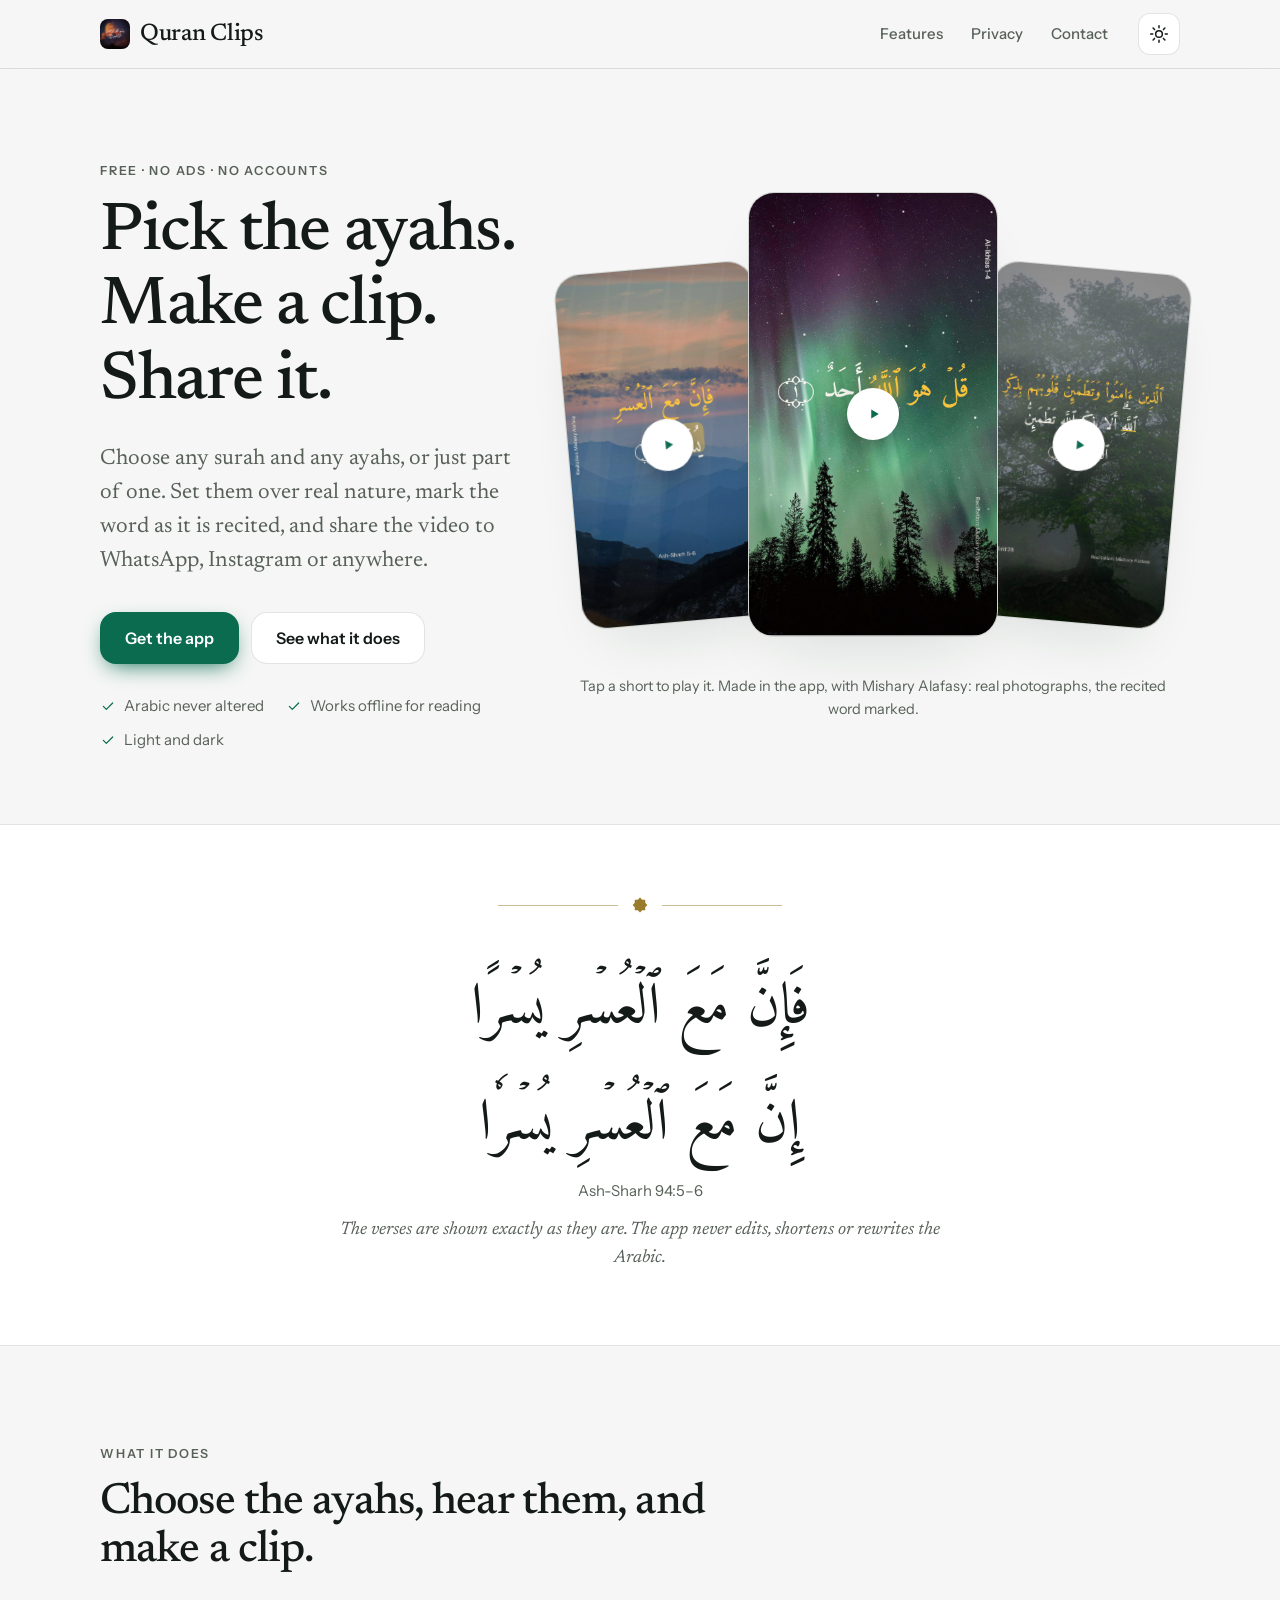
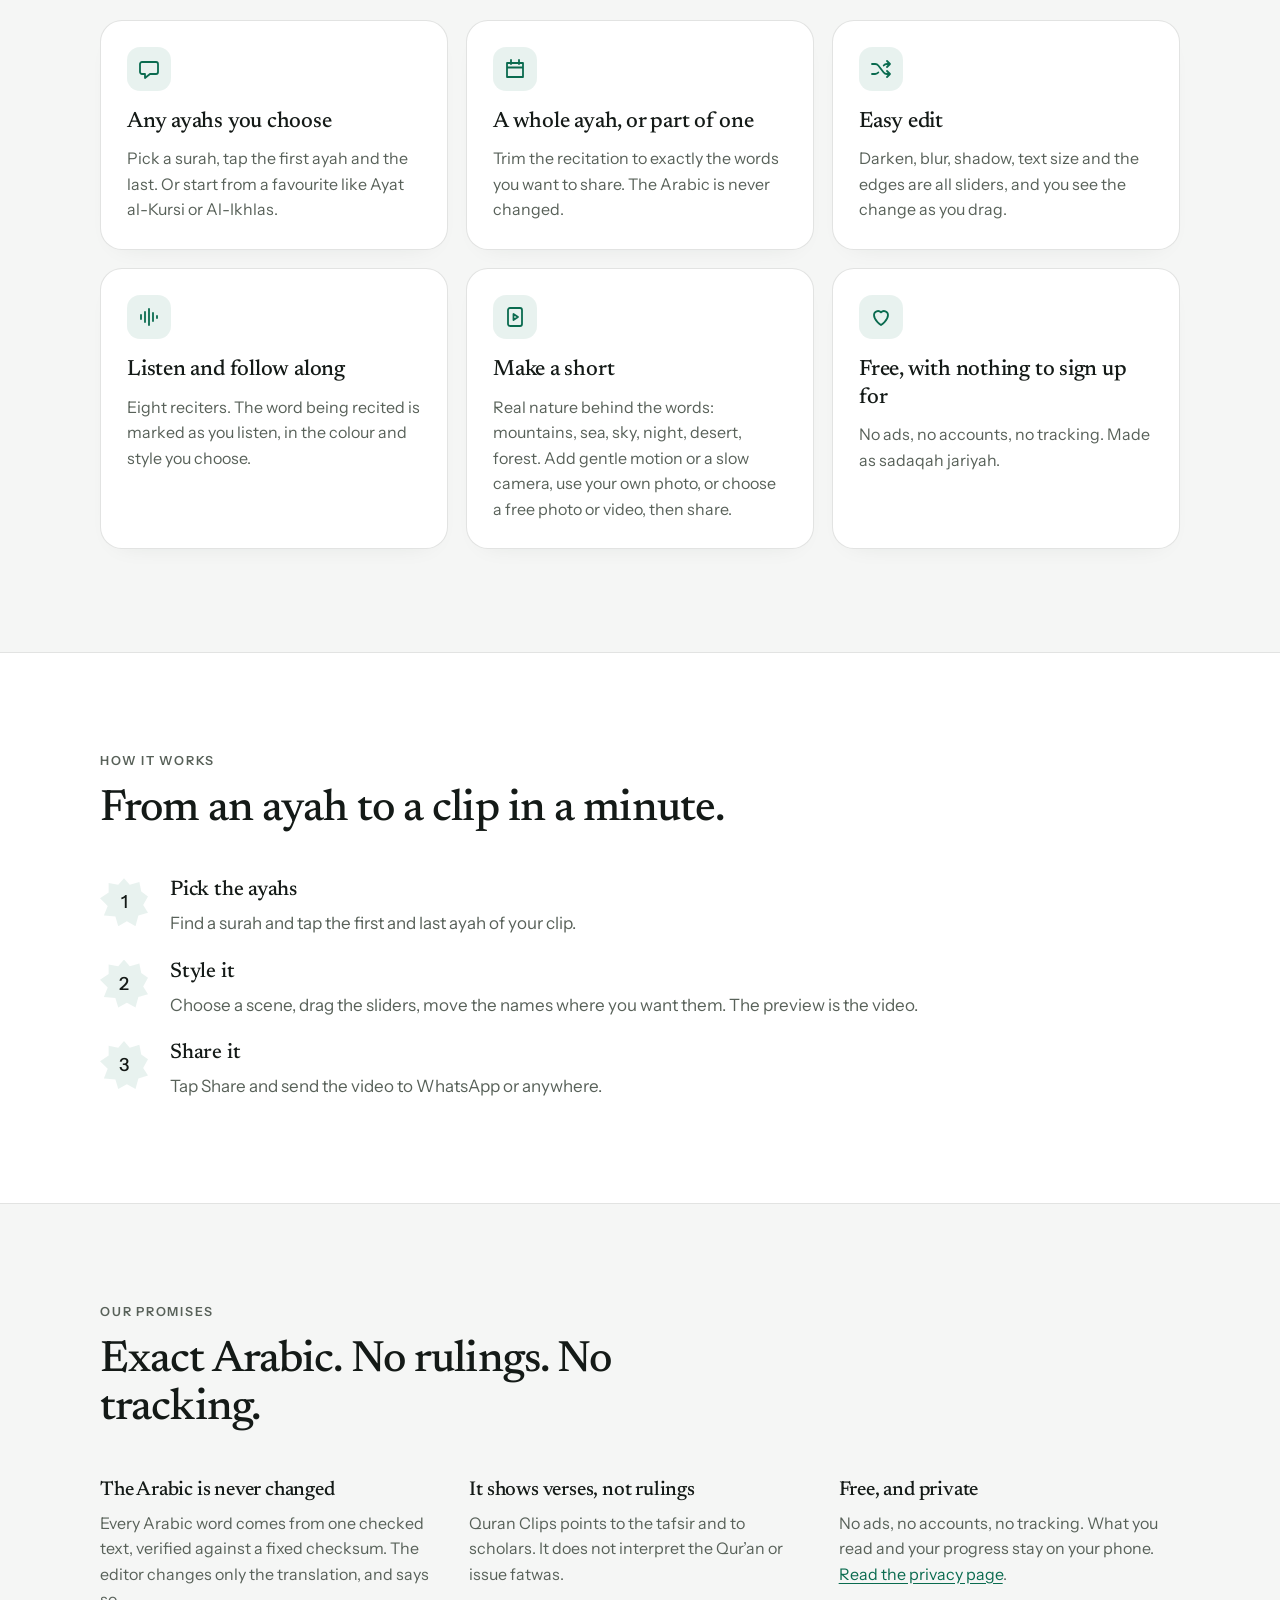
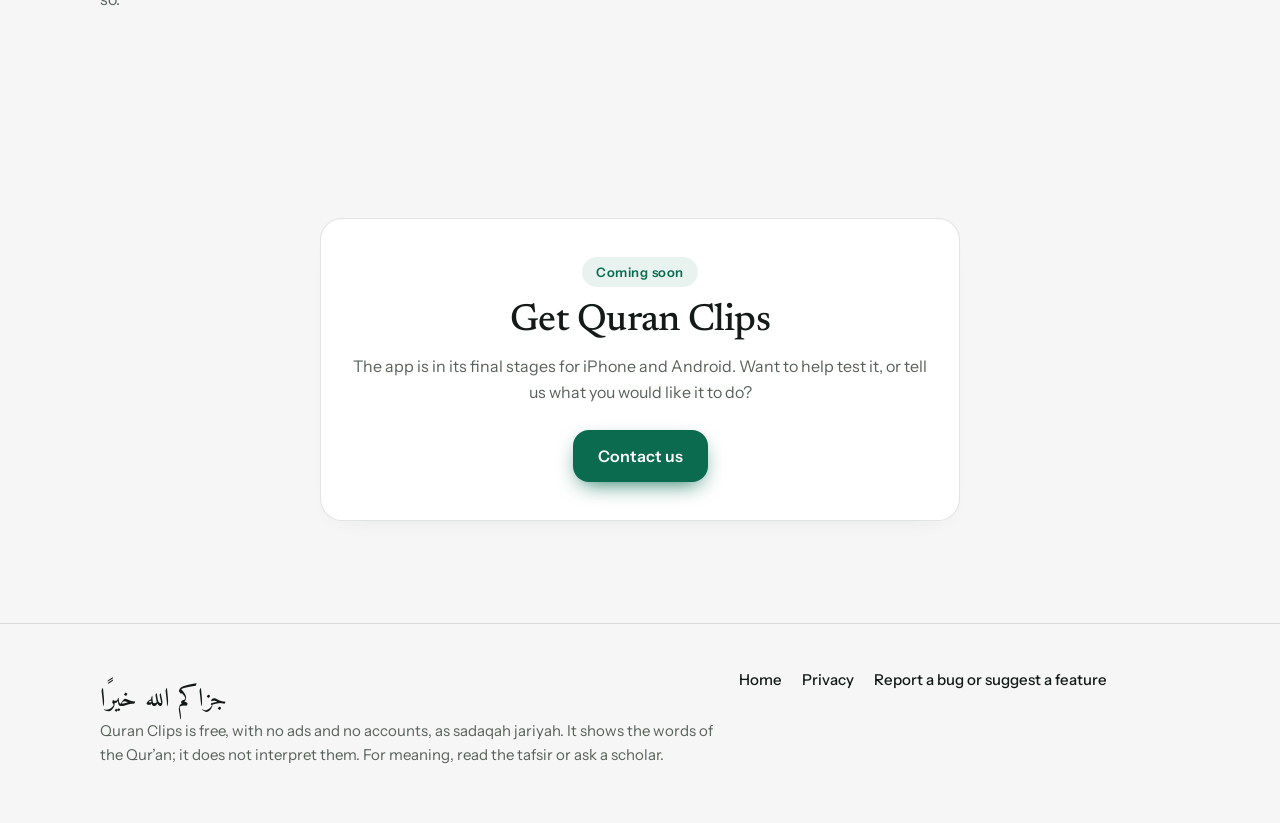
<file: index.html>
<!doctype html>
<html lang="en" dir="ltr">
<head>
<meta charset="utf-8">
<meta name="viewport" content="width=device-width, initial-scale=1">
<title>Quran Clips: make a clip of the ayahs you love</title>
<meta name="description" content="A free app for making Qur’an clips. Pick the ayahs, set them over real nature, mark the word as it is recited, and share the video. No ads, no accounts.">
<meta name="theme-color" content="#f5f6f5" media="(prefers-color-scheme: light)">
<meta name="theme-color" content="#0b0f0d" media="(prefers-color-scheme: dark)">
<link rel="icon" href="favicon.svg" type="image/svg+xml">
<link rel="preload" href="fonts/Newsreader_500Medium.ttf" as="font" type="font/ttf" crossorigin>
<link rel="stylesheet" href="style.css">
<script>
  // Set the theme before the page paints, so it never flashes the wrong one. Follows the device unless chosen.
  (function () {
    var t = null;
    try { t = localStorage.getItem("theme"); } catch (e) {}
    if (t !== "light" && t !== "dark") t = window.matchMedia && matchMedia("(prefers-color-scheme: dark)").matches ? "dark" : "light";
    document.documentElement.setAttribute("data-theme", t);
  })();
</script>
</head>
<body>
<a class="skip" href="#main">Skip to the content</a>
<header class="site">
  <div class="wrap bar">
    <a class="brand" href="index.html"><img src="assets/mark.svg" alt="" width="30" height="30"> Quran Clips</a>
    <nav class="main" aria-label="Main">
      <a class="hide-sm" href="index.html#features">Features</a>
      <a class="hide-sm" href="privacy.html">Privacy</a>
      <a href="contact.html">Contact</a>
    </nav>
    <button class="icon-btn" id="theme" type="button" aria-label="Switch between light and dark"><svg class="sun-icon" viewBox="0 0 24 24" fill="none" stroke="currentColor" stroke-width="1.8" stroke-linecap="round" aria-hidden="true"><circle cx="12" cy="12" r="4"/><path d="M12 2v2.5 M12 19.5V22 M2 12h2.5 M19.5 12H22 M4.9 4.9l1.8 1.8 M17.3 17.3l1.8 1.8 M19.1 4.9l-1.8 1.8 M6.7 17.3l-1.8 1.8"/></svg><svg class="moon-icon" viewBox="0 0 24 24" fill="none" stroke="currentColor" stroke-width="1.8" stroke-linecap="round" stroke-linejoin="round" aria-hidden="true"><path d="M20 14.5A8 8 0 0 1 9.5 4a8 8 0 1 0 10.5 10.5z"/></svg></button>
  </div>
</header>

<main id="main">
  <section class="hero">
    <div class="wrap grid">
      <div>
        <p class="eyebrow">Free · No ads · No accounts</p>
        <h1>Pick the ayahs. Make a clip. Share it.</h1>
        <p class="lead">Choose any surah and any ayahs, or just part of one. Set them over real nature, mark the word as it is recited, and share the video to WhatsApp, Instagram or anywhere.</p>
        <div class="cta">
          <a class="btn primary" href="#get">Get the app</a>
          <a class="btn" href="#features">See what it does</a>
        </div>
        <ul class="facts">
          <li><svg viewBox="0 0 24 24" fill="none" stroke="currentColor" stroke-width="1.8" stroke-linecap="round" stroke-linejoin="round" aria-hidden="true"><path d="M5 12.5l4.5 4.5L19 7.5"/></svg> Arabic never altered</li>
          <li><svg viewBox="0 0 24 24" fill="none" stroke="currentColor" stroke-width="1.8" stroke-linecap="round" stroke-linejoin="round" aria-hidden="true"><path d="M5 12.5l4.5 4.5L19 7.5"/></svg> Works offline for reading</li>
          <li><svg viewBox="0 0 24 24" fill="none" stroke="currentColor" stroke-width="1.8" stroke-linecap="round" stroke-linejoin="round" aria-hidden="true"><path d="M5 12.5l4.5 4.5L19 7.5"/></svg> Light and dark</li>
        </ul>
      </div>
      <div>
        <div class="shots" aria-label="Three example shorts made with Quran Clips. Tap one to play it.">
          <figure class="shot left">
            <video poster="assets/short-dawn.jpg" src="assets/short-dawn.mp4" playsinline preload="none" width="360" height="640"></video>
            <button class="shot-play" type="button" aria-label="Play Ash-Sharh 5 to 6, recited over dawn ridges"><span aria-hidden="true"><svg viewBox="0 0 24 24"><path d="M9 7.2v9.6l8.2-4.8z" fill="currentColor"/></svg></span></button>
          </figure>
          <figure class="shot center">
            <video poster="assets/short-night.jpg" src="assets/short-night.mp4" playsinline preload="none" width="360" height="640"></video>
            <button class="shot-play" type="button" aria-label="Play Al-Ikhlas, recited over a green aurora"><span aria-hidden="true"><svg viewBox="0 0 24 24"><path d="M9 7.2v9.6l8.2-4.8z" fill="currentColor"/></svg></span></button>
          </figure>
          <figure class="shot right">
            <video poster="assets/short-forest.jpg" src="assets/short-forest.mp4" playsinline preload="none" width="360" height="640"></video>
            <button class="shot-play" type="button" aria-label="Play Ar-Ra‘d 28, recited over a tree in mist"><span aria-hidden="true"><svg viewBox="0 0 24 24"><path d="M9 7.2v9.6l8.2-4.8z" fill="currentColor"/></svg></span></button>
          </figure>
        </div>
        <p class="shots-note small muted">Tap a short to play it. Made in the app, with Mishary Alafasy: real photographs, the recited word marked.</p>
      </div>
    </div>
  </section>

  <section class="verse" aria-label="A verse">
    <div class="wrap">
      <div class="ornament"><svg viewBox="0 0 16 16" fill="currentColor" aria-hidden="true"><path d="M8.00,0.60L10.17,2.77L13.23,2.77L13.23,5.83L15.40,8.00L13.23,10.17L13.23,13.23L10.17,13.23L8.00,15.40L5.83,13.23L2.77,13.23L2.77,10.17L0.60,8.00L2.77,5.83L2.77,2.77L5.83,2.77Z"/></svg></div>
      <p class="arabic" lang="ar" data-ref="94:5">فَإِنَّ مَعَ ٱلۡعُسۡرِ يُسۡرًا</p>
      <p class="arabic" lang="ar" data-ref="94:6" style="margin-top:0">إِنَّ مَعَ ٱلۡعُسۡرِ يُسۡرٗا</p>
      <p class="ref">Ash-Sharh 94:5–6</p>
      <p class="note">The verses are shown exactly as they are. The app never edits, shortens or rewrites the Arabic.</p>
    </div>
  </section>

  <section class="block" id="features">
    <div class="wrap">
      <div class="head">
        <p class="eyebrow">What it does</p>
        <h2>Choose the ayahs, hear them, and make a clip.</h2>
      </div>
      <div class="cards">
        <article class="card"><div class="tile"><svg viewBox="0 0 24 24" fill="none" stroke="currentColor" stroke-width="1.8" stroke-linecap="round" stroke-linejoin="round" aria-hidden="true"><path d="M5 5h14a2 2 0 0 1 2 2v8a2 2 0 0 1-2 2h-6l-5 4v-4H5a2 2 0 0 1-2-2V7a2 2 0 0 1 2-2z"/></svg></div><h3>Any ayahs you choose</h3><p>Pick a surah, tap the first ayah and the last. Or start from a favourite like Ayat al-Kursi or Al-Ikhlas.</p></article>
        <article class="card"><div class="tile"><svg viewBox="0 0 24 24" fill="none" stroke="currentColor" stroke-width="1.8" stroke-linecap="round" stroke-linejoin="round" aria-hidden="true"><path d="M4 6h16v14H4z M4 10.5h16 M8 3v4 M16 3v4"/></svg></div><h3>A whole ayah, or part of one</h3><p>Trim the recitation to exactly the words you want to share. The Arabic is never changed.</p></article>
        <article class="card"><div class="tile"><svg viewBox="0 0 24 24" fill="none" stroke="currentColor" stroke-width="1.8" stroke-linecap="round" stroke-linejoin="round" aria-hidden="true"><path d="M3 7h3.2a4 4 0 0 1 3.1 1.5l5.4 7A4 4 0 0 0 17.8 17H21 M18 14l3 3-3 3 M3 17h3.2a4 4 0 0 0 3.1-1.5 M14.7 8.5A4 4 0 0 1 17.8 7H21 M18 4l3 3-3 3"/></svg></div><h3>Easy edit</h3><p>Darken, blur, shadow, text size and the edges are all sliders, and you see the change as you drag.</p></article>
        <article class="card"><div class="tile"><svg viewBox="0 0 24 24" fill="none" stroke="currentColor" stroke-width="1.8" stroke-linecap="round" stroke-linejoin="round" aria-hidden="true"><path d="M4 10v4 M8 7v10 M12 4v16 M16 8v8 M20 11v2"/></svg></div><h3>Listen and follow along</h3><p>Eight reciters. The word being recited is marked as you listen, in the colour and style you choose.</p></article>
        <article class="card"><div class="tile"><svg viewBox="0 0 24 24" fill="none" stroke="currentColor" stroke-width="1.8" stroke-linecap="round" stroke-linejoin="round" aria-hidden="true"><path d="M7 3h10a2 2 0 0 1 2 2v14a2 2 0 0 1-2 2H7a2 2 0 0 1-2-2V5a2 2 0 0 1 2-2z M10.5 9v6l4.5-3z"/></svg></div><h3>Make a short</h3><p>Real nature behind the words: mountains, sea, sky, night, desert, forest. Add gentle motion or a slow camera, use your own photo, or choose a free photo or video, then share.</p></article>
        <article class="card"><div class="tile"><svg viewBox="0 0 24 24" fill="none" stroke="currentColor" stroke-width="1.8" stroke-linecap="round" stroke-linejoin="round" aria-hidden="true"><path d="M12 20s-7-4.4-7-10a4 4 0 0 1 7-2.6A4 4 0 0 1 19 10c0 5.6-7 10-7 10z"/></svg></div><h3>Free, with nothing to sign up for</h3><p>No ads, no accounts, no tracking. Made as sadaqah jariyah.</p></article>
      </div>
    </div>
  </section>

  <section class="block band" id="how">
    <div class="wrap">
      <div class="head"><p class="eyebrow">How it works</p><h2>From an ayah to a clip in a minute.</h2></div>
      <ol class="steps">
        <li><div><h3>Pick the ayahs</h3><p>Find a surah and tap the first and last ayah of your clip.</p></div></li>
        <li><div><h3>Style it</h3><p>Choose a scene, drag the sliders, move the names where you want them. The preview is the video.</p></div></li>
        <li><div><h3>Share it</h3><p>Tap Share and send the video to WhatsApp or anywhere.</p></div></li>
      </ol>
    </div>
  </section>

  <section class="block">
    <div class="wrap">
      <div class="head"><p class="eyebrow">Our promises</p><h2>Exact Arabic. No rulings. No tracking.</h2></div>
      <div class="principles">
        <div><h3>The Arabic is never changed</h3><p>Every Arabic word comes from one checked text, verified against a fixed checksum. The editor changes only the translation, and says so.</p></div>
        <div><h3>It shows verses, not rulings</h3><p>Quran Clips points to the tafsir and to scholars. It does not interpret the Qur’an or issue fatwas.</p></div>
        <div><h3>Free, and private</h3><p>No ads, no accounts, no tracking. What you read and your progress stay on your phone. <a href="privacy.html">Read the privacy page</a>.</p></div>
      </div>
    </div>
  </section>

  <section class="block get" id="get">
    <div class="wrap">
      <div class="card">
        <span class="pill">Coming soon</span>
        <h2 style="font-size:clamp(28px,4vw,38px)">Get Quran Clips</h2>
        <p style="margin:12px 0 24px">The app is in its final stages for iPhone and Android. Want to help test it, or tell us what you would like it to do?</p>
        <a class="btn primary" href="contact.html">Contact us</a>
      </div>
    </div>
  </section>
</main>

<footer class="site">
  <div class="wrap foot">
    <div>
      <p class="dua" lang="ar">جزاكم الله خيرًا</p>
      <p style="margin:0">Quran Clips is free, with no ads and no accounts, as sadaqah jariyah. It shows the words of the Qur’an; it does not interpret them. For meaning, read the tafsir or ask a scholar.</p>
    </div>
    <nav aria-label="Footer">
      <a href="index.html">Home</a>
      <a href="privacy.html">Privacy</a>
      <a href="contact.html">Report a bug or suggest a feature</a>
    </nav>
  </div>
</footer>
<script src="config.js"></script>
<script src="main.js"></script>
</body>
</html>
</file>
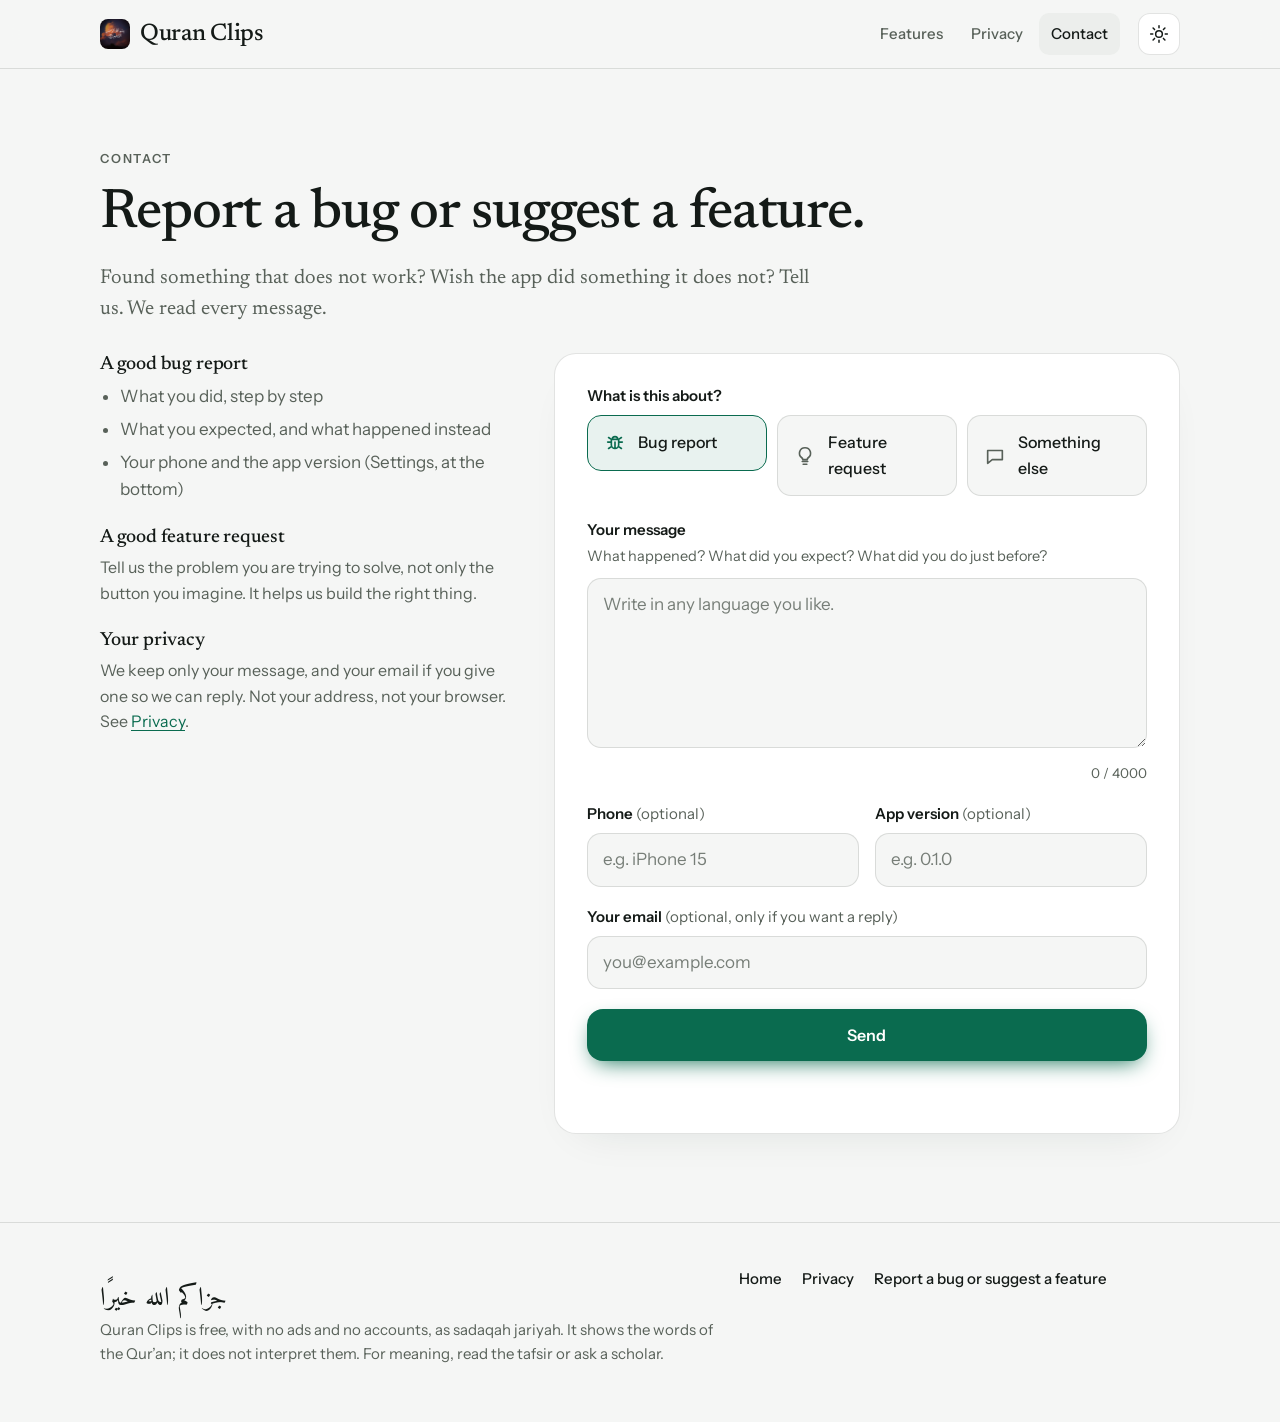
<file: contact.html>
<!doctype html>
<html lang="en" dir="ltr">
  <head>
    <meta charset="utf-8" />
    <meta name="viewport" content="width=device-width, initial-scale=1" />
    <title>Contact: report a bug or suggest a feature · Quran Clips</title>
    <meta name="description" content="Tell us about a bug, or suggest a feature, for the Quran Clips app." />
    <meta name="theme-color" content="#f5f6f5" media="(prefers-color-scheme: light)" />
    <meta name="theme-color" content="#0b0f0d" media="(prefers-color-scheme: dark)" />
    <link rel="icon" href="favicon.svg" type="image/svg+xml" />
    <link rel="preload" href="fonts/Newsreader_500Medium.ttf" as="font" type="font/ttf" crossorigin />
    <link rel="stylesheet" href="style.css" />
    <script>
      // Set the theme before the page paints, so it never flashes the wrong one. Follows the device unless chosen.
      (function () {
        var t = null;
        try {
          t = localStorage.getItem('theme');
        } catch (e) {}
        if (t !== 'light' && t !== 'dark')
          t = window.matchMedia && matchMedia('(prefers-color-scheme: dark)').matches ? 'dark' : 'light';
        document.documentElement.setAttribute('data-theme', t);
      })();
    </script>
  </head>
  <body>
    <a class="skip" href="#main">Skip to the content</a>
    <header class="site">
      <div class="wrap bar">
        <a class="brand" href="index.html"><img src="assets/mark.svg" alt="" width="30" height="30" /> Quran Clips</a>
        <nav class="main" aria-label="Main">
          <a class="hide-sm" href="index.html#features">Features</a>
          <a class="hide-sm" href="privacy.html">Privacy</a>
          <a href="contact.html" aria-current="page">Contact</a>
        </nav>
        <button class="icon-btn" id="theme" type="button" aria-label="Switch between light and dark">
          <svg
            class="sun-icon"
            viewBox="0 0 24 24"
            fill="none"
            stroke="currentColor"
            stroke-width="1.8"
            stroke-linecap="round"
            aria-hidden="true"
          >
            <circle cx="12" cy="12" r="4" />
            <path
              d="M12 2v2.5 M12 19.5V22 M2 12h2.5 M19.5 12H22 M4.9 4.9l1.8 1.8 M17.3 17.3l1.8 1.8 M19.1 4.9l-1.8 1.8 M6.7 17.3l-1.8 1.8"
            /></svg
          ><svg
            class="moon-icon"
            viewBox="0 0 24 24"
            fill="none"
            stroke="currentColor"
            stroke-width="1.8"
            stroke-linecap="round"
            stroke-linejoin="round"
            aria-hidden="true"
          >
            <path d="M20 14.5A8 8 0 0 1 9.5 4a8 8 0 1 0 10.5 10.5z" />
          </svg>
        </button>
      </div>
    </header>

    <main id="main">
      <div class="wrap">
        <div class="page-head">
          <p class="eyebrow">Contact</p>
          <h1 style="font-size: clamp(36px, 5vw, 56px)">Report a bug or suggest a feature.</h1>
          <p>
            Found something that does not work? Wish the app did something it does not? Tell us. We read every message.
          </p>
        </div>
        <div class="two">
          <aside class="aside" aria-label="Tips">
            <h3>A good bug report</h3>
            <ul>
              <li>What you did, step by step</li>
              <li>What you expected, and what happened instead</li>
              <li>Your phone and the app version (Settings, at the bottom)</li>
            </ul>
            <h3>A good feature request</h3>
            <p>
              Tell us the problem you are trying to solve, not only the button you imagine. It helps us build the right
              thing.
            </p>
            <h3>Your privacy</h3>
            <p>
              We keep only your message, and your email if you give one so we can reply. Not your address, not your
              browser. See <a href="privacy.html">Privacy</a>.
            </p>
            <p id="direct" class="small" hidden></p>
          </aside>

          <div>
            <form class="form" id="form" novalidate>
              <fieldset>
                <legend>What is this about?</legend>
                <div class="types" role="radiogroup">
                  <div>
                    <input type="radio" id="t-bug" name="type" value="bug" checked /><label for="t-bug"
                      ><svg
                        viewBox="0 0 24 24"
                        fill="none"
                        stroke="currentColor"
                        stroke-width="1.8"
                        stroke-linecap="round"
                        stroke-linejoin="round"
                        aria-hidden="true"
                      >
                        <path
                          d="M9 8a3 3 0 0 1 6 0 M8 8h8v6a4 4 0 0 1-8 0z M12 11v6 M4 11h4 M16 11h4 M5 18l3-2 M19 18l-3-2 M5 6l3 2 M19 6l-3 2"
                        />
                      </svg>
                      Bug report</label
                    >
                  </div>
                  <div>
                    <input type="radio" id="t-feature" name="type" value="feature" /><label for="t-feature"
                      ><svg
                        viewBox="0 0 24 24"
                        fill="none"
                        stroke="currentColor"
                        stroke-width="1.8"
                        stroke-linecap="round"
                        stroke-linejoin="round"
                        aria-hidden="true"
                      >
                        <path
                          d="M9 18h6 M10 21h4 M12 3a6 6 0 0 0-3.5 10.9c.6.5 1 1.2 1 2V16h5v-.1c0-.8.4-1.5 1-2A6 6 0 0 0 12 3z"
                        />
                      </svg>
                      Feature request</label
                    >
                  </div>
                  <div>
                    <input type="radio" id="t-other" name="type" value="other" /><label for="t-other"
                      ><svg
                        viewBox="0 0 24 24"
                        fill="none"
                        stroke="currentColor"
                        stroke-width="1.8"
                        stroke-linecap="round"
                        stroke-linejoin="round"
                        aria-hidden="true"
                      >
                        <path d="M4 6h16v10H9l-5 4z" />
                      </svg>
                      Something else</label
                    >
                  </div>
                </div>
              </fieldset>

              <div class="field">
                <label class="lbl" for="message">Your message</label>
                <p class="help" id="help">What happened? What did you expect?</p>
                <textarea
                  id="message"
                  name="message"
                  required
                  minlength="10"
                  maxlength="4000"
                  aria-describedby="help count"
                  placeholder="Write in any language you like."
                ></textarea>
                <div class="count" id="count" aria-live="polite">0 / 4000</div>
              </div>

              <div class="row2" id="bugfields">
                <div class="field">
                  <label class="lbl" for="device"
                    >Phone <span class="muted" style="font-weight: 400">(optional)</span></label
                  ><input
                    type="text"
                    id="device"
                    name="device"
                    maxlength="120"
                    placeholder="e.g. iPhone 15"
                    autocomplete="off"
                  />
                </div>
                <div class="field">
                  <label class="lbl" for="version"
                    >App version <span class="muted" style="font-weight: 400">(optional)</span></label
                  ><input
                    type="text"
                    id="version"
                    name="version"
                    maxlength="40"
                    placeholder="e.g. 0.1.0"
                    autocomplete="off"
                  />
                </div>
              </div>

              <div class="field">
                <label class="lbl" for="email"
                  >Your email
                  <span class="muted" style="font-weight: 400">(optional, only if you want a reply)</span></label
                >
                <input
                  type="email"
                  id="email"
                  name="email"
                  maxlength="254"
                  placeholder="you@example.com"
                  autocomplete="email"
                  inputmode="email"
                />
              </div>

              <div class="hp" aria-hidden="true">
                <label>Leave this empty <input type="text" name="website" tabindex="-1" autocomplete="off" /></label>
              </div>

              <button class="btn primary" id="send" type="submit" style="width: 100%">Send</button>
              <p class="status" id="status" role="status" aria-live="polite"></p>
              <noscript><p class="status err">This form needs JavaScript. Please turn it on and reload.</p></noscript>
            </form>

            <div class="form done" id="done" hidden tabindex="-1">
              <div class="tile">
                <svg
                  viewBox="0 0 24 24"
                  fill="none"
                  stroke="currentColor"
                  stroke-width="1.8"
                  stroke-linecap="round"
                  stroke-linejoin="round"
                  aria-hidden="true"
                >
                  <path d="M5 12.5l4.5 4.5L19 7.5" />
                </svg>
              </div>
              <h2>Jazakumullahu khayran.</h2>
              <p>We have your message. We read every one.</p>
              <button class="btn" id="again" type="button">Send another</button>
            </div>
          </div>
        </div>
      </div>
    </main>

    <footer class="site">
      <div class="wrap foot">
        <div>
          <p class="dua" lang="ar">جزاكم الله خيرًا</p>
          <p style="margin: 0">
            Quran Clips is free, with no ads and no accounts, as sadaqah jariyah. It shows the words of the Qur’an; it
            does not interpret them. For meaning, read the tafsir or ask a scholar.
          </p>
        </div>
        <nav aria-label="Footer">
          <a href="index.html">Home</a>
          <a href="privacy.html">Privacy</a>
          <a href="contact.html">Report a bug or suggest a feature</a>
        </nav>
      </div>
    </footer>
    <script src="config.js"></script>
    <script src="main.js"></script>
  </body>
</html>
</file>
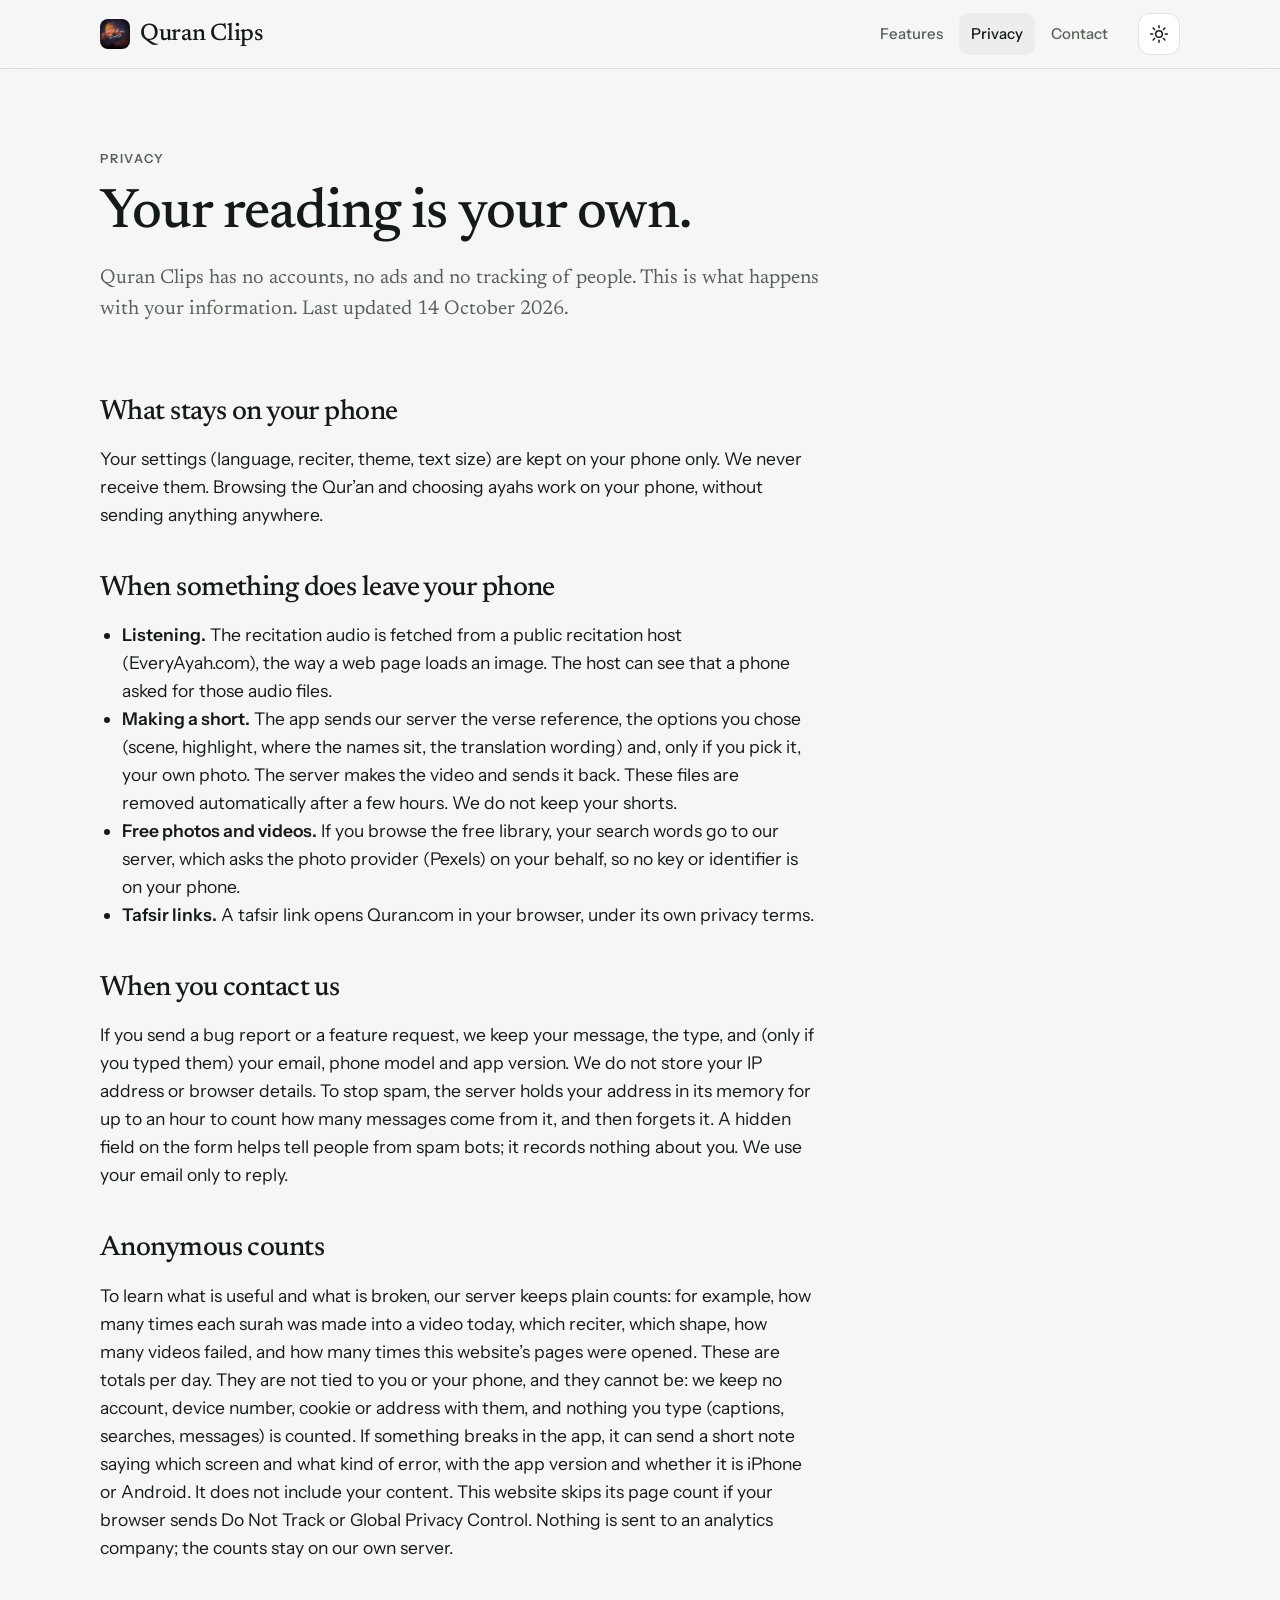
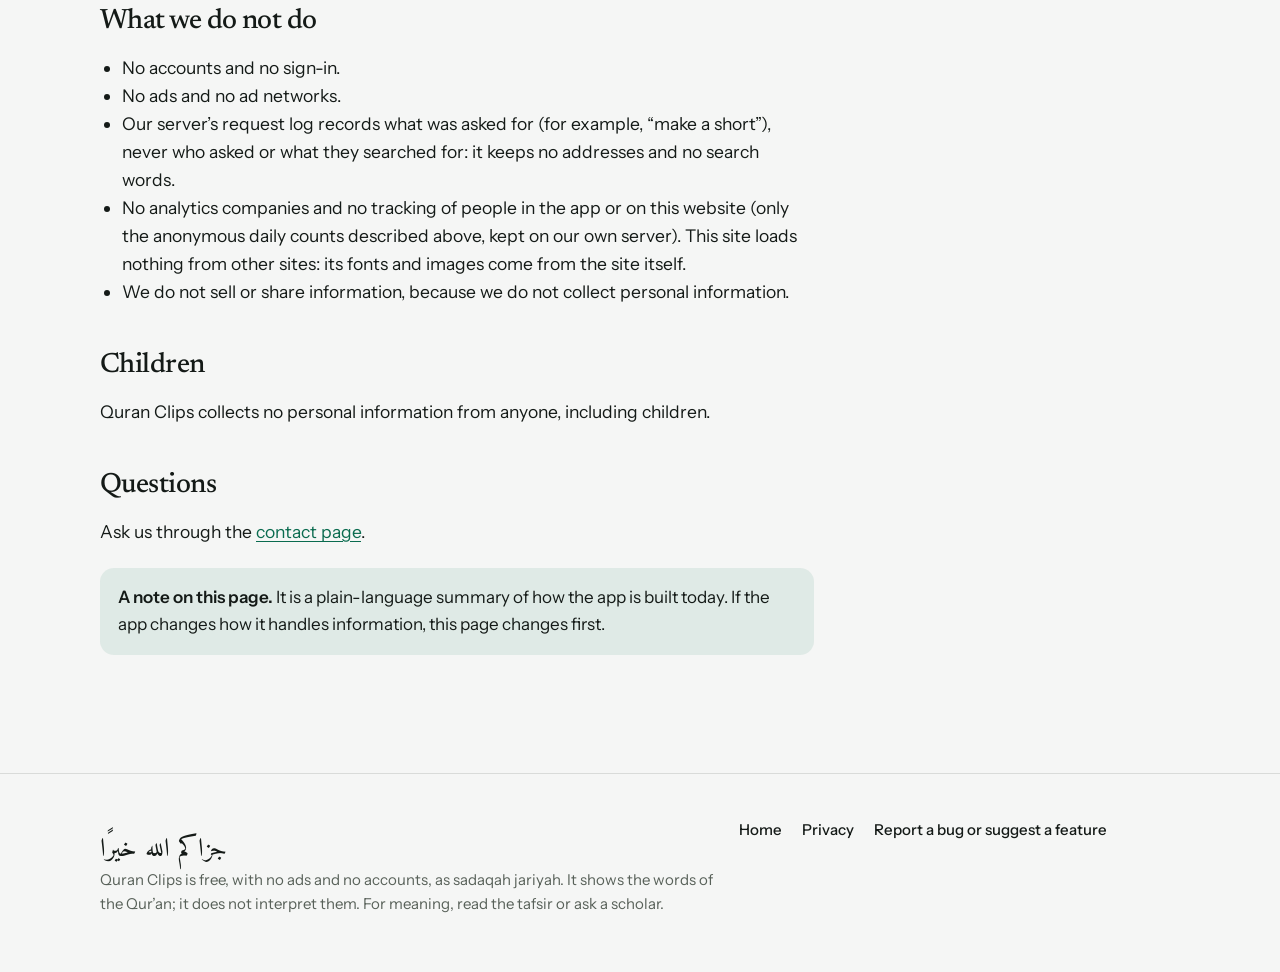
<file: privacy.html>
<!doctype html>
<html lang="en" dir="ltr">
<head>
<meta charset="utf-8">
<meta name="viewport" content="width=device-width, initial-scale=1">
<title>Privacy · Quran Clips</title>
<meta name="description" content="How Quran Clips treats your information: no accounts, no ads, no tracking.">
<meta name="theme-color" content="#f5f6f5" media="(prefers-color-scheme: light)">
<meta name="theme-color" content="#0b0f0d" media="(prefers-color-scheme: dark)">
<link rel="icon" href="favicon.svg" type="image/svg+xml">
<link rel="preload" href="fonts/Newsreader_500Medium.ttf" as="font" type="font/ttf" crossorigin>
<link rel="stylesheet" href="style.css">
<script>
  // Set the theme before the page paints, so it never flashes the wrong one. Follows the device unless chosen.
  (function () {
    var t = null;
    try { t = localStorage.getItem("theme"); } catch (e) {}
    if (t !== "light" && t !== "dark") t = window.matchMedia && matchMedia("(prefers-color-scheme: dark)").matches ? "dark" : "light";
    document.documentElement.setAttribute("data-theme", t);
  })();
</script>
</head>
<body>
<a class="skip" href="#main">Skip to the content</a>
<header class="site">
  <div class="wrap bar">
    <a class="brand" href="index.html"><img src="assets/mark.svg" alt="" width="30" height="30"> Quran Clips</a>
    <nav class="main" aria-label="Main">
      <a class="hide-sm" href="index.html#features">Features</a>
      <a class="hide-sm" href="privacy.html" aria-current="page">Privacy</a>
      <a href="contact.html">Contact</a>
    </nav>
    <button class="icon-btn" id="theme" type="button" aria-label="Switch between light and dark"><svg class="sun-icon" viewBox="0 0 24 24" fill="none" stroke="currentColor" stroke-width="1.8" stroke-linecap="round" aria-hidden="true"><circle cx="12" cy="12" r="4"/><path d="M12 2v2.5 M12 19.5V22 M2 12h2.5 M19.5 12H22 M4.9 4.9l1.8 1.8 M17.3 17.3l1.8 1.8 M19.1 4.9l-1.8 1.8 M6.7 17.3l-1.8 1.8"/></svg><svg class="moon-icon" viewBox="0 0 24 24" fill="none" stroke="currentColor" stroke-width="1.8" stroke-linecap="round" stroke-linejoin="round" aria-hidden="true"><path d="M20 14.5A8 8 0 0 1 9.5 4a8 8 0 1 0 10.5 10.5z"/></svg></button>
  </div>
</header>

<main id="main">
  <div class="wrap">
    <div class="page-head">
      <p class="eyebrow">Privacy</p>
      <h1 style="font-size:clamp(36px,5vw,56px)">Your reading is your own.</h1>
      <p>Quran Clips has no accounts, no ads and no tracking of people. This is what happens with your information. Last updated 14 October 2026.</p>
    </div>
    <div class="prose">
      <h2>What stays on your phone</h2>
      <p>Your settings (language, reciter, theme, text size) are kept on your phone only. We never receive them. Browsing the Qur’an and choosing ayahs work on your phone, without sending anything anywhere.</p>

      <h2>When something does leave your phone</h2>
      <ul>
        <li><strong>Listening.</strong> The recitation audio is fetched from a public recitation host (EveryAyah.com), the way a web page loads an image. The host can see that a phone asked for those audio files.</li>
        <li><strong>Making a short.</strong> The app sends our server the verse reference, the options you chose (scene, highlight, where the names sit, the translation wording) and, only if you pick it, your own photo. The server makes the video and sends it back. These files are removed automatically after a few hours. We do not keep your shorts.</li>
        <li><strong>Free photos and videos.</strong> If you browse the free library, your search words go to our server, which asks the photo provider (Pexels) on your behalf, so no key or identifier is on your phone.</li>
        <li><strong>Tafsir links.</strong> A tafsir link opens Quran.com in your browser, under its own privacy terms.</li>
      </ul>

      <h2>When you contact us</h2>
      <p>If you send a bug report or a feature request, we keep your message, the type, and (only if you typed them) your email, phone model and app version. We do not store your IP address or browser details. To stop spam, the server holds your address in its memory for up to an hour to count how many messages come from it, and then forgets it. A hidden field on the form helps tell people from spam bots; it records nothing about you. We use your email only to reply.</p>
      <h2>Anonymous counts</h2>
      <p>To learn what is useful and what is broken, our server keeps plain counts: for example, how many times each surah was made into a video today, which reciter, which shape, how many videos failed, and how many times this website’s pages were opened. These are totals per day. They are not tied to you or your phone, and they cannot be: we keep no account, device number, cookie or address with them, and nothing you type (captions, searches, messages) is counted. If something breaks in the app, it can send a short note saying which screen and what kind of error, with the app version and whether it is iPhone or Android. It does not include your content. This website skips its page count if your browser sends Do Not Track or Global Privacy Control. Nothing is sent to an analytics company; the counts stay on our own server.</p>

      <h2>What we do not do</h2>
      <ul>
        <li>No accounts and no sign-in.</li>
        <li>No ads and no ad networks.</li>
        <li>Our server’s request log records what was asked for (for example, “make a short”), never who asked or what they searched for: it keeps no addresses and no search words.</li>
        <li>No analytics companies and no tracking of people in the app or on this website (only the anonymous daily counts described above, kept on our own server). This site loads nothing from other sites: its fonts and images come from the site itself.</li>
        <li>We do not sell or share information, because we do not collect personal information.</li>
      </ul>

      <h2>Children</h2>
      <p>Quran Clips collects no personal information from anyone, including children.</p>

      <h2>Questions</h2>
      <p>Ask us through the <a href="contact.html">contact page</a>.</p>

      <div class="callout"><strong>A note on this page.</strong> It is a plain-language summary of how the app is built today. If the app changes how it handles information, this page changes first.</div>
    </div>
  </div>
</main>

<footer class="site">
  <div class="wrap foot">
    <div>
      <p class="dua" lang="ar">جزاكم الله خيرًا</p>
      <p style="margin:0">Quran Clips is free, with no ads and no accounts, as sadaqah jariyah. It shows the words of the Qur’an; it does not interpret them. For meaning, read the tafsir or ask a scholar.</p>
    </div>
    <nav aria-label="Footer">
      <a href="index.html">Home</a>
      <a href="privacy.html">Privacy</a>
      <a href="contact.html">Report a bug or suggest a feature</a>
    </nav>
  </div>
</footer>
<script src="config.js"></script>
<script src="main.js"></script>
</body>
</html>
</file>
<file: style.css>
/* Quran Clips website. Same look as the app (docs/DESIGN.md): neutral Light and Dark, one deep green accent,
   gold only for ornament, serif for reading, a quiet sans for interface. No third-party requests. */

@font-face { font-family: "Amiri Quran"; src: url("fonts/AmiriQuran_400Regular.ttf") format("truetype"); font-display: swap; }
@font-face { font-family: "Newsreader"; src: url("fonts/Newsreader_400Regular.ttf") format("truetype"); font-weight: 400; font-display: swap; }
@font-face { font-family: "Newsreader"; src: url("fonts/Newsreader_400Regular_Italic.ttf") format("truetype"); font-weight: 400; font-style: italic; font-display: swap; }
@font-face { font-family: "Newsreader"; src: url("fonts/Newsreader_500Medium.ttf") format("truetype"); font-weight: 500; font-display: swap; }
@font-face { font-family: "Instrument Sans"; src: url("fonts/InstrumentSans_400Regular.ttf") format("truetype"); font-weight: 400; font-display: swap; }
@font-face { font-family: "Instrument Sans"; src: url("fonts/InstrumentSans_500Medium.ttf") format("truetype"); font-weight: 500; font-display: swap; }
@font-face { font-family: "Instrument Sans"; src: url("fonts/InstrumentSans_600SemiBold.ttf") format("truetype"); font-weight: 600; font-display: swap; }

:root {
  --bg: #f5f6f5; --surface: #ffffff; --raised: #eceeec;
  --ink: #141a17; --ink-soft: #586159; --line: rgba(20, 26, 23, 0.12);
  --accent: #0a6b4f; --on-accent: #ffffff; --accent-wash: rgba(10, 107, 79, 0.09);
  --gold: #9a7b2c; --danger: #b3261e; --shadow: rgba(14, 42, 32, 0.14);
  --serif: "Newsreader", Georgia, "Times New Roman", serif;
  --sans: "Instrument Sans", system-ui, -apple-system, "Segoe UI", Roboto, sans-serif;
  --arabic: "Amiri Quran", "Traditional Arabic", serif;
  --r: 14px; --r-lg: 22px; --max: 1080px;
  color-scheme: light;
}
:root[data-theme="dark"] {
  --bg: #0b0f0d; --surface: #131a17; --raised: #1b2420;
  --ink: #eceeeb; --ink-soft: #9aa59f; --line: rgba(236, 239, 235, 0.12);
  --accent: #4fc3a0; --on-accent: #06120d; --accent-wash: rgba(79, 195, 160, 0.14);
  --gold: #cdae62; --danger: #f08a7e; --shadow: rgba(0, 0, 0, 0.5);
  color-scheme: dark;
}

* { box-sizing: border-box; }
html { scroll-behavior: smooth; -webkit-text-size-adjust: 100%; }
body { margin: 0; background: var(--bg); color: var(--ink); font: 400 17px/1.6 var(--sans); -webkit-font-smoothing: antialiased; }
img { max-width: 100%; display: block; }
a { color: var(--accent); text-underline-offset: 3px; }
a:hover { text-decoration-thickness: 2px; }
:focus-visible { outline: 3px solid var(--accent); outline-offset: 3px; border-radius: 6px; }
.skip { position: absolute; left: -999px; top: 8px; background: var(--accent); color: var(--on-accent); padding: 10px 16px; border-radius: 10px; z-index: 100; }
.skip:focus { left: 12px; }
.wrap { width: min(100% - 40px, var(--max)); margin-inline: auto; }

/* ---- header ---- */
header.site { position: sticky; top: 0; z-index: 20; background: color-mix(in srgb, var(--bg) 88%, transparent); backdrop-filter: saturate(1.4) blur(14px); -webkit-backdrop-filter: saturate(1.4) blur(14px); border-bottom: 1px solid var(--line); }
.bar { display: flex; align-items: center; gap: 18px; height: 68px; }
.brand { display: flex; align-items: center; gap: 10px; color: var(--ink); text-decoration: none; font: 500 24px/1 var(--serif); letter-spacing: -0.3px; margin-right: auto; }
.brand img { width: 30px; height: 30px; border-radius: 8px; object-fit: cover; }
.brand svg { width: 30px; height: 30px; }
nav.main { display: flex; gap: 4px; }
nav.main a { color: var(--ink-soft); text-decoration: none; font-weight: 500; font-size: 15px; padding: 9px 12px; border-radius: 10px; }
nav.main a:hover, nav.main a[aria-current="page"] { color: var(--ink); background: var(--raised); }
.icon-btn { width: 42px; height: 42px; display: grid; place-items: center; border-radius: 12px; border: 1px solid var(--line); background: var(--surface); color: var(--ink); cursor: pointer; }
.icon-btn:hover { background: var(--raised); }
.icon-btn svg { width: 20px; height: 20px; }
:root:not([data-theme="dark"]) .moon-icon, :root[data-theme="dark"] .sun-icon { display: none; }
@media (max-width: 720px) { nav.main a.hide-sm { display: none; } .bar { gap: 8px; } }

/* ---- buttons ---- */
.btn { display: inline-flex; align-items: center; justify-content: center; gap: 9px; height: 52px; padding: 0 24px; border-radius: 16px; border: 1px solid var(--line); background: var(--surface); color: var(--ink); font: 600 16px var(--sans); text-decoration: none; cursor: pointer; transition: transform 0.15s ease, box-shadow 0.2s ease, background 0.2s ease; }
.btn:hover { transform: translateY(-1px); }
.btn:active { transform: translateY(0) scale(0.98); }
.btn.primary { background: var(--accent); color: var(--on-accent); border-color: transparent; box-shadow: 0 8px 22px -8px var(--accent); }
.btn[disabled], .btn[aria-disabled="true"] { opacity: 0.55; cursor: not-allowed; transform: none; }

/* ---- type ---- */
h1, h2, h3 { font-family: var(--serif); font-weight: 500; letter-spacing: -0.02em; line-height: 1.1; margin: 0; }
h1 { font-size: clamp(40px, 6.2vw, 68px); }
h2 { font-size: clamp(30px, 4vw, 44px); }
h3 { font-size: 22px; line-height: 1.25; letter-spacing: -0.01em; }
.eyebrow { font: 600 12.5px/1 var(--sans); letter-spacing: 0.14em; text-transform: uppercase; color: var(--ink-soft); margin: 0 0 18px; }
.lead { font: 400 clamp(19px, 2.2vw, 22px)/1.55 var(--serif); color: var(--ink-soft); max-width: 34em; margin: 22px 0 0; }
.muted { color: var(--ink-soft); }
.small { font-size: 14.5px; }

/* ---- hero ---- */
.hero { padding: clamp(40px, 8vw, 96px) 0 clamp(40px, 6vw, 72px); }
.hero .grid { display: grid; gap: 48px; align-items: center; }
@media (min-width: 900px) { .hero .grid { grid-template-columns: 1.05fr 1fr; } }
.cta { display: flex; flex-wrap: wrap; gap: 12px; margin-top: 34px; }
.facts { display: flex; flex-wrap: wrap; gap: 10px 22px; margin: 30px 0 0; padding: 0; list-style: none; color: var(--ink-soft); font-size: 15px; }
.facts li { display: flex; align-items: center; gap: 8px; }
.facts svg { width: 16px; height: 16px; color: var(--accent); }

.shots { position: relative; display: flex; justify-content: center; align-items: center; padding: 10px 0 20px; }
.shot { position: relative; width: min(30vw, 200px); aspect-ratio: 9 / 16; margin: 0; border-radius: 26px; overflow: hidden; border: 1px solid var(--line); background: var(--raised); box-shadow: 0 30px 60px -28px var(--shadow); flex: none; }
.shot img, .shot video { width: 100%; height: 100%; object-fit: cover; background: #111; }
.shot-play { position: absolute; inset: 0; margin: 0; padding: 0; border: 0; background: linear-gradient(to top, rgba(0, 0, 0, 0.35), transparent 42%); color: #0a6b4f; cursor: pointer; display: grid; place-items: center; }
.shot-play span { width: 52px; height: 52px; border-radius: 50%; background: #fff; display: grid; place-items: center; box-shadow: 0 10px 24px rgba(0, 0, 0, 0.28); }
.shot-play svg { width: 22px; height: 22px; margin-left: 2px; }
.shot.is-playing .shot-play { display: none; }
.shot.is-playing video { cursor: pointer; }
.shot.center { width: min(38vw, 250px); margin: 0 -18px; z-index: 2; transform: translateY(-14px); }
.shot.left { transform: rotate(-5deg) translateY(16px); }
.shot.right { transform: rotate(5deg) translateY(16px); }
body:has(.shot.is-playing)::before { content: ""; position: fixed; inset: 0; z-index: 30; background: rgba(8, 12, 10, 0.62); }
.shot.is-playing { position: fixed; z-index: 40; left: 50%; top: 50%; width: min(78vw, 320px); margin: 0; transform: translate(-50%, -52%); box-shadow: 0 40px 80px rgba(0, 0, 0, 0.5); }
@media (max-width: 899px) { .shot { width: min(28vw, 170px); } .shot.center { width: min(36vw, 210px); } }
.shot.left.is-playing, .shot.center.is-playing, .shot.right.is-playing { width: min(78vw, 320px); }
@media (prefers-reduced-motion: no-preference) {
  .shot { animation: rise 0.9s cubic-bezier(0.2, 0.7, 0.2, 1) both; }
  .shot.center { animation-delay: 0.08s; } .shot.right { animation-delay: 0.16s; }
  @keyframes rise { from { opacity: 0; translate: 0 24px; } to { opacity: 1; translate: 0 0; } }
}
.shots-note { text-align: center; margin: 4px 0 0; }

/* ---- ornament + verse ---- */
.ornament { display: flex; align-items: center; justify-content: center; gap: 14px; color: var(--gold); margin: 0 auto; }
.ornament::before, .ornament::after { content: ""; height: 1px; width: min(18vw, 120px); background: currentColor; opacity: 0.5; }
.ornament svg { width: 16px; height: 16px; }
.verse { text-align: center; padding: clamp(36px, 6vw, 72px) 0; border-block: 1px solid var(--line); background: var(--surface); }
.arabic { font-family: var(--arabic); direction: rtl; font-size: clamp(34px, 6vw, 58px); line-height: 2; margin: 18px 0 0; }
.verse .ref { margin: 16px 0 0; color: var(--ink-soft); font-size: 15px; }
.verse .note { max-width: 34em; margin: 14px auto 0; font: italic 400 18px/1.55 var(--serif); color: var(--ink-soft); }

/* ---- sections ---- */
section.block { padding: clamp(56px, 8vw, 104px) 0; }
.head { max-width: 40em; margin-bottom: 44px; }
.head p { margin: 16px 0 0; color: var(--ink-soft); font: 400 20px/1.55 var(--serif); }
.head p.eyebrow, .page-head p.eyebrow { font: 600 12.5px/1 var(--sans); letter-spacing: 0.14em; text-transform: uppercase; margin: 0 0 18px; }
.cards { display: grid; gap: 18px; grid-template-columns: repeat(auto-fit, minmax(290px, 1fr)); }
.card { background: var(--surface); border: 1px solid var(--line); border-radius: var(--r-lg); padding: 26px; box-shadow: 0 10px 28px -20px var(--shadow); }
:root[data-theme="dark"] .card { box-shadow: none; }
.card p { margin: 10px 0 0; color: var(--ink-soft); font-size: 16px; }
.tile { width: 44px; height: 44px; border-radius: 13px; background: var(--accent-wash); color: var(--accent); display: grid; place-items: center; margin-bottom: 18px; }
.tile svg { width: 24px; height: 24px; }

.steps { display: grid; gap: 22px; counter-reset: s; padding: 0; margin: 0; list-style: none; }
.steps li { display: grid; grid-template-columns: 52px 1fr; gap: 18px; align-items: start; counter-increment: s; }
.steps li::before { content: counter(s); display: grid; place-items: center; width: 48px; height: 48px; font: 500 18px var(--sans); color: var(--ink); background: var(--accent-wash); clip-path: polygon(50% 0, 62% 14%, 82% 8%, 86% 28%, 100% 38%, 90% 56%, 100% 72%, 80% 78%, 74% 100%, 56% 90%, 38% 100%, 32% 80%, 8% 78%, 16% 58%, 0 42%, 18% 30%, 18% 10%, 38% 14%); }
.steps h3 { font-size: 21px; }
.steps p { margin: 6px 0 0; color: var(--ink-soft); }

.band { background: var(--surface); border-block: 1px solid var(--line); }
.principles { display: grid; gap: 28px; grid-template-columns: repeat(auto-fit, minmax(250px, 1fr)); }
.principles h3 { font-size: 20px; margin-bottom: 8px; }
.principles p { margin: 0; color: var(--ink-soft); font-size: 16px; }

.get { text-align: center; }
.get .card { max-width: 640px; margin: 0 auto; padding: 38px 30px; }
.pill { display: inline-block; background: var(--accent-wash); color: var(--accent); font: 600 13px var(--sans); letter-spacing: 0.04em; padding: 7px 14px; border-radius: 999px; margin-bottom: 14px; }

/* ---- footer ---- */
footer.site { padding: 44px 0 56px; border-top: 1px solid var(--line); color: var(--ink-soft); font-size: 15px; }
.foot { display: grid; gap: 22px; }
@media (min-width: 720px) { .foot { grid-template-columns: 1.4fr 1fr; align-items: start; } }
.foot nav { display: flex; gap: 20px; flex-wrap: wrap; }
.foot nav a { color: var(--ink); text-decoration: none; font-weight: 500; }
.foot nav a:hover { text-decoration: underline; }
.dua { font-family: var(--arabic); font-size: 26px; line-height: 1.8; color: var(--ink); margin: 0 0 4px; direction: rtl; text-align: left; }

/* ---- pages: contact, privacy ---- */
.page-head { padding: clamp(44px, 7vw, 84px) 0 28px; }
.page-head p { max-width: 36em; font: 400 20px/1.55 var(--serif); color: var(--ink-soft); margin: 18px 0 0; }
.two { display: grid; gap: 36px; padding-bottom: 88px; }
@media (min-width: 900px) { .two { grid-template-columns: 0.8fr 1.2fr; align-items: start; } }
.aside h3 { font-size: 19px; margin: 0 0 6px; }
.aside p { margin: 0 0 22px; color: var(--ink-soft); font-size: 16px; }
.aside ul { padding-left: 20px; margin: 0 0 22px; color: var(--ink-soft); }
.aside li { margin: 6px 0; }

form.form { background: var(--surface); border: 1px solid var(--line); border-radius: var(--r-lg); padding: clamp(20px, 4vw, 32px); box-shadow: 0 18px 44px -28px var(--shadow); }
:root[data-theme="dark"] form.form { box-shadow: none; }
fieldset { border: 0; padding: 0; margin: 0 0 24px; min-width: 0; }
legend, label.lbl { font: 600 15px var(--sans); margin-bottom: 10px; display: block; padding: 0; }
.types { display: grid; gap: 10px; grid-template-columns: repeat(auto-fit, minmax(160px, 1fr)); }
.types input { position: absolute; opacity: 0; pointer-events: none; }
.types label { display: flex; align-items: center; gap: 12px; padding: 14px 16px; border: 1px solid var(--line); border-radius: var(--r); background: var(--bg); cursor: pointer; font-weight: 500; font-size: 16px; transition: border-color 0.15s, background 0.15s, transform 0.15s; }
.types label:hover { transform: translateY(-1px); }
.types svg { width: 22px; height: 22px; color: var(--ink-soft); flex: none; }
.types input:checked + label { border-color: var(--accent); background: var(--accent-wash); }
.types input:checked + label svg { color: var(--accent); }
.types input:focus-visible + label { outline: 3px solid var(--accent); outline-offset: 2px; }
.field { margin-bottom: 20px; }
.field .help { color: var(--ink-soft); font-size: 14.5px; margin: -4px 0 10px; }
input[type="text"], input[type="email"], textarea { width: 100%; font: 400 17px/1.5 var(--sans); color: var(--ink); background: var(--bg); border: 1px solid var(--line); border-radius: var(--r); padding: 13px 15px; transition: border-color 0.15s, box-shadow 0.15s; }
textarea { min-height: 170px; resize: vertical; }
input::placeholder, textarea::placeholder { color: var(--ink-soft); opacity: 0.8; }
input:focus, textarea:focus { outline: none; border-color: var(--accent); box-shadow: 0 0 0 4px var(--accent-wash); }
.row2 { display: grid; gap: 16px; grid-template-columns: repeat(auto-fit, minmax(210px, 1fr)); }
.count { text-align: right; font-size: 13.5px; color: var(--ink-soft); margin-top: 6px; }
.hp { position: absolute; left: -9999px; width: 1px; height: 1px; overflow: hidden; }
.status { min-height: 24px; margin: 16px 0 0; font-size: 15.5px; }
.status.err { color: var(--danger); }
.done { text-align: center; padding: 28px 10px 10px; }
.done .tile { margin: 0 auto 18px; width: 56px; height: 56px; border-radius: 18px; }
.done h2 { font-size: 32px; margin-bottom: 10px; }
.done p { color: var(--ink-soft); margin: 0 0 22px; }
[hidden] { display: none !important; }

.prose { max-width: 42em; padding-bottom: 96px; }
.prose h2 { font-size: 28px; margin: 44px 0 10px; }
.prose p, .prose li { color: var(--ink); font-size: 17.5px; }
.prose ul { padding-left: 22px; }
.prose .callout { background: var(--accent-wash); border-radius: var(--r); padding: 16px 18px; margin: 22px 0; color: var(--ink); }
</file>
